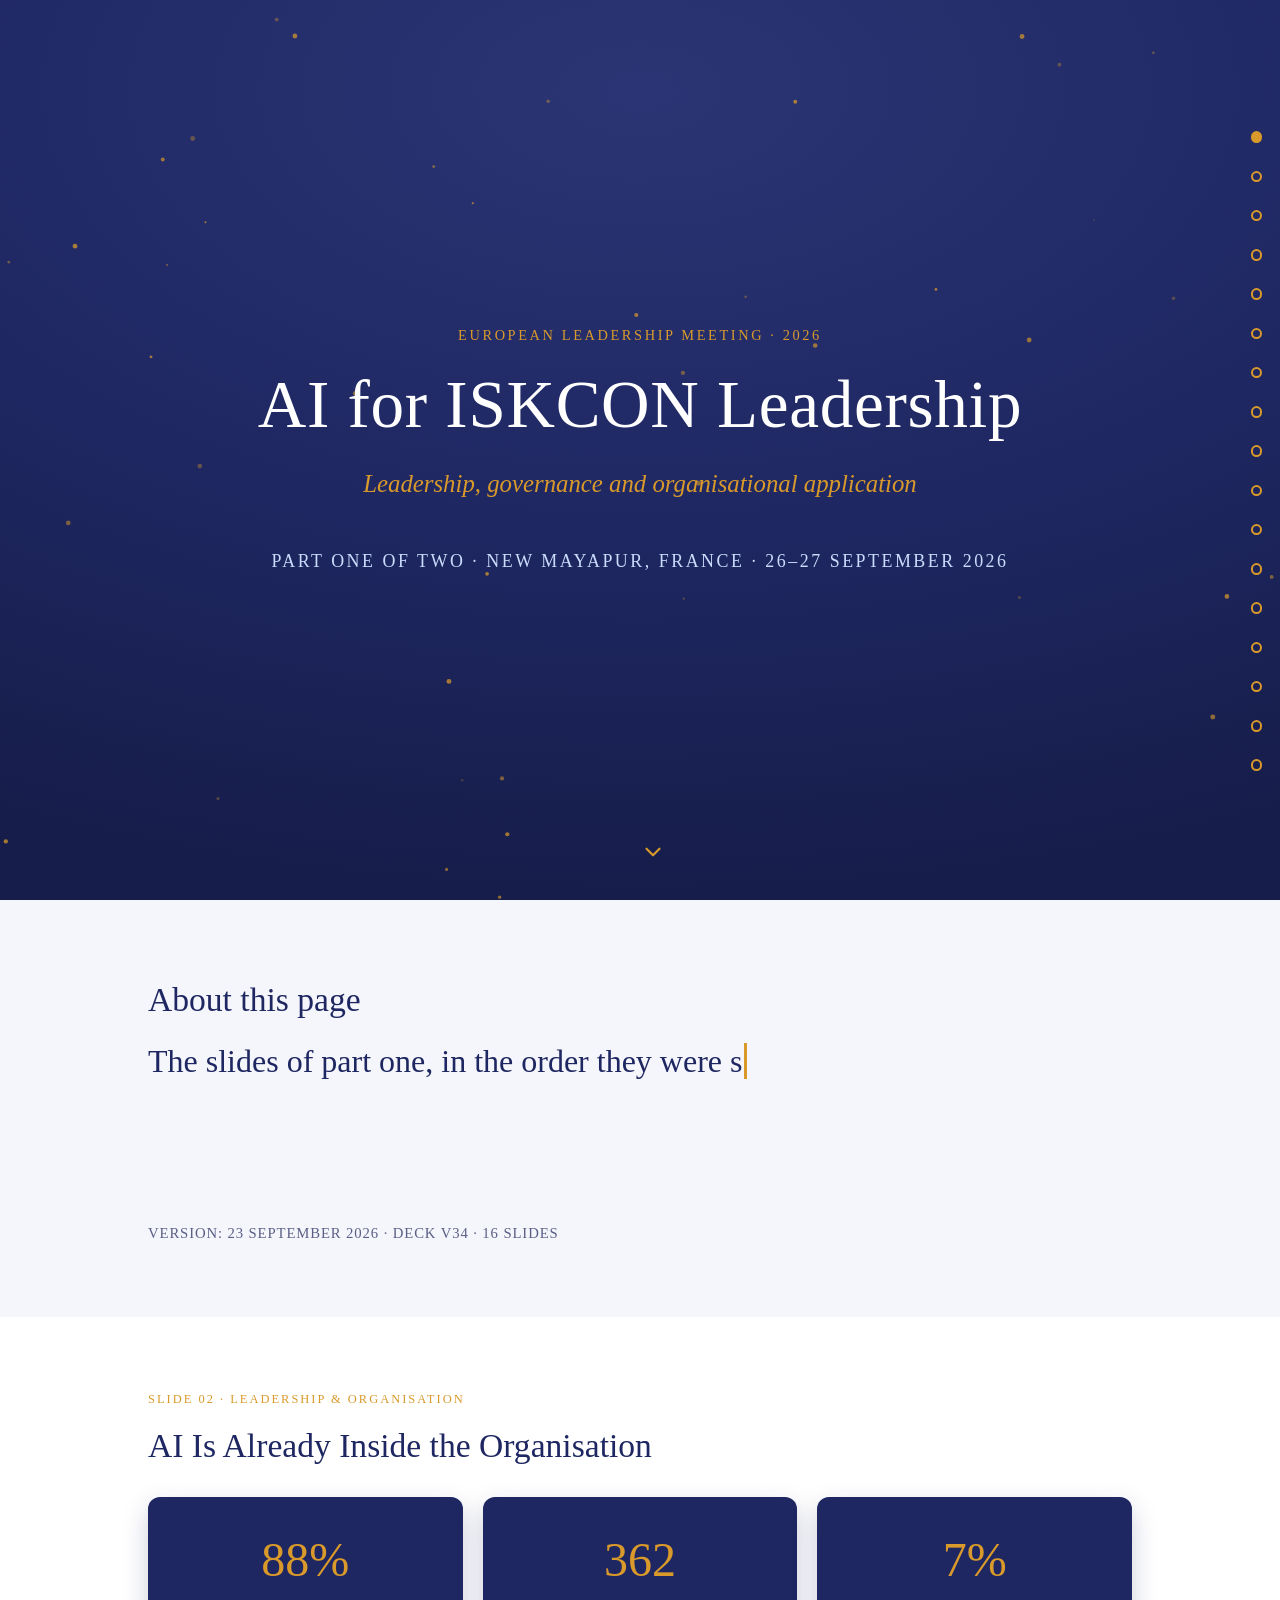
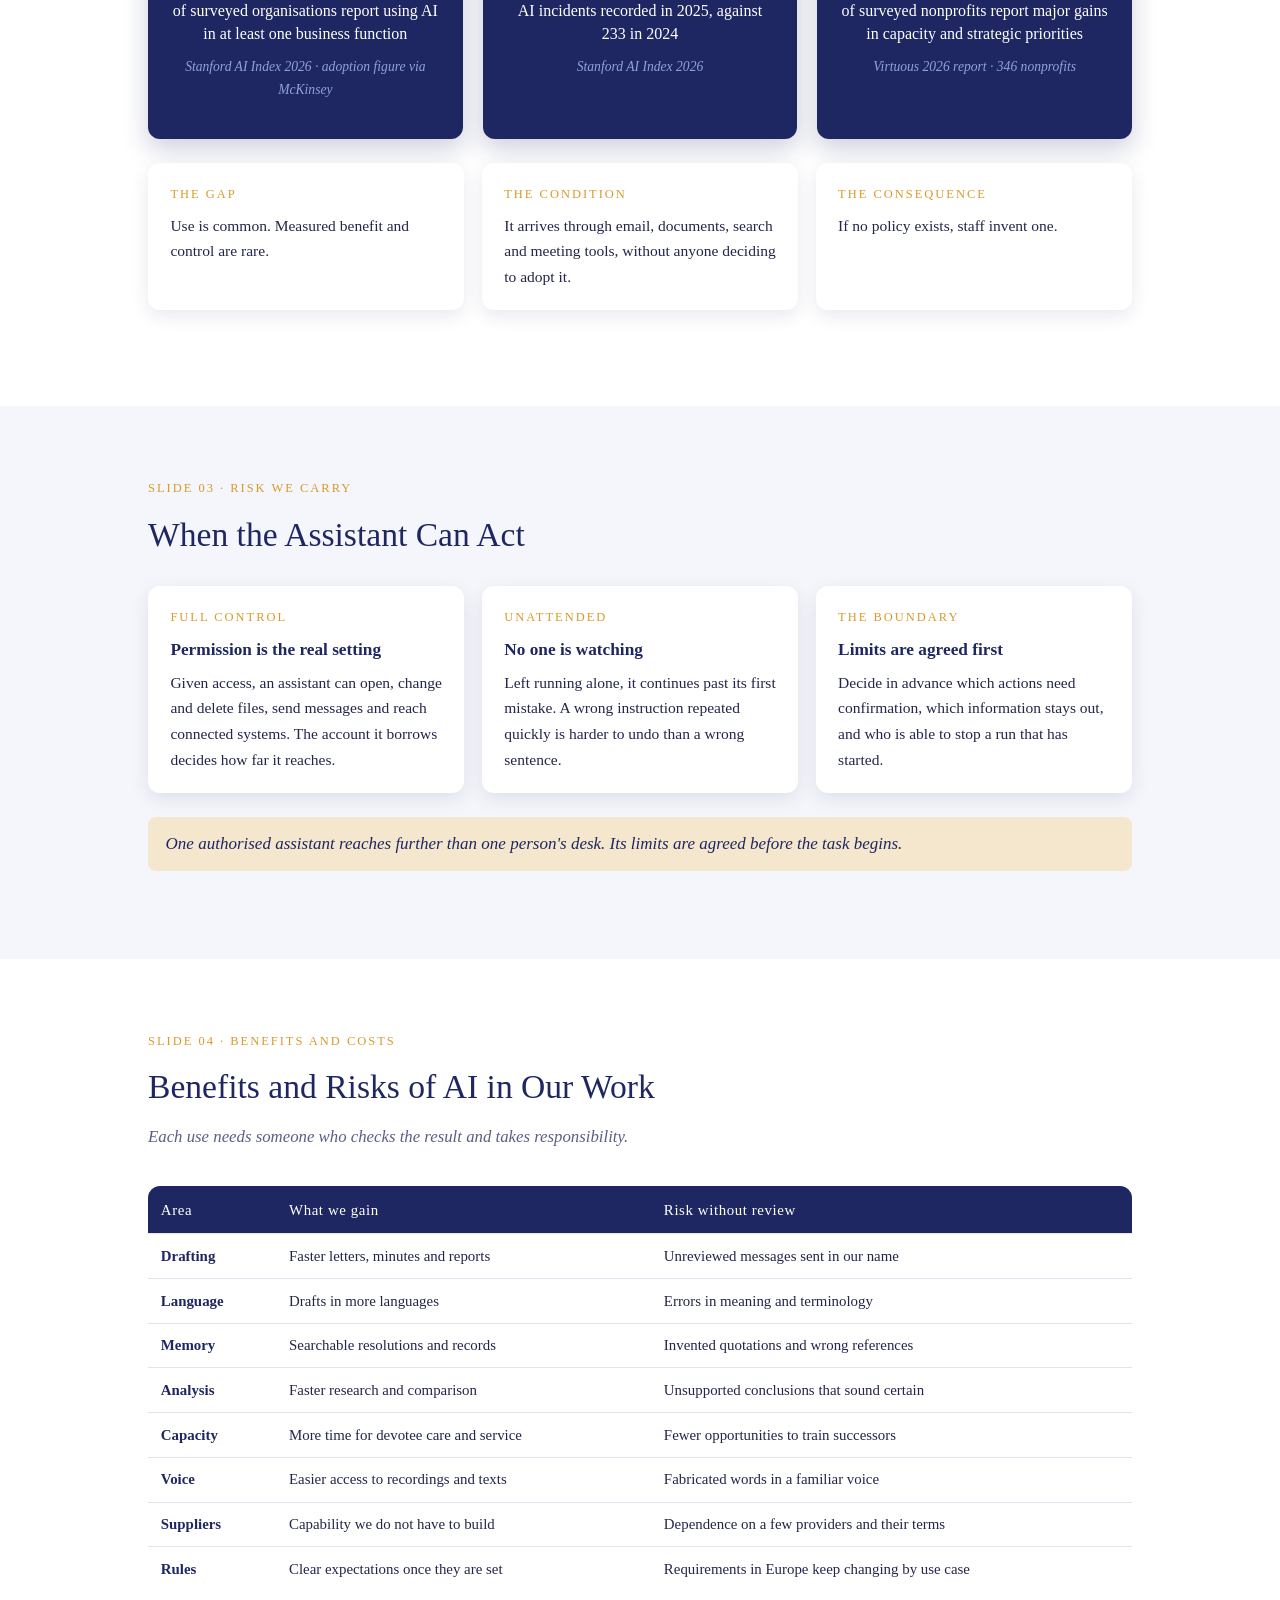
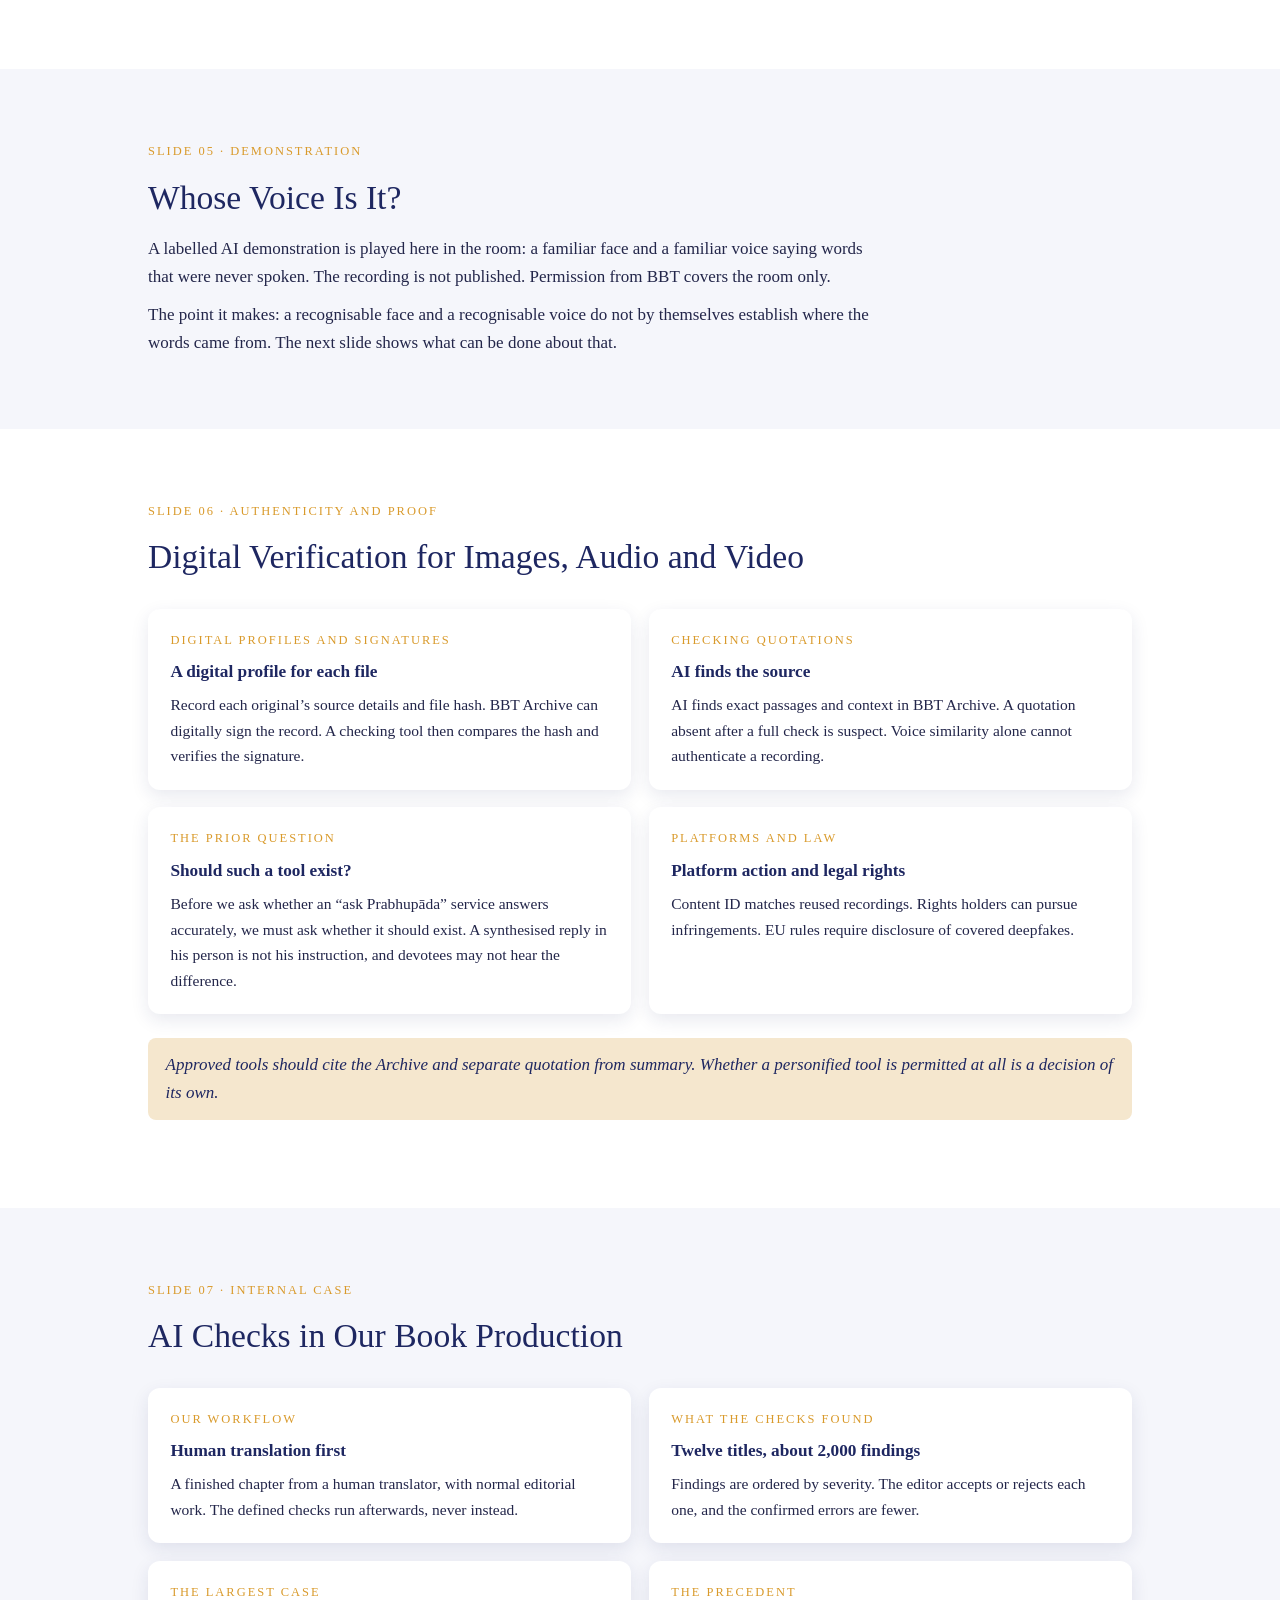
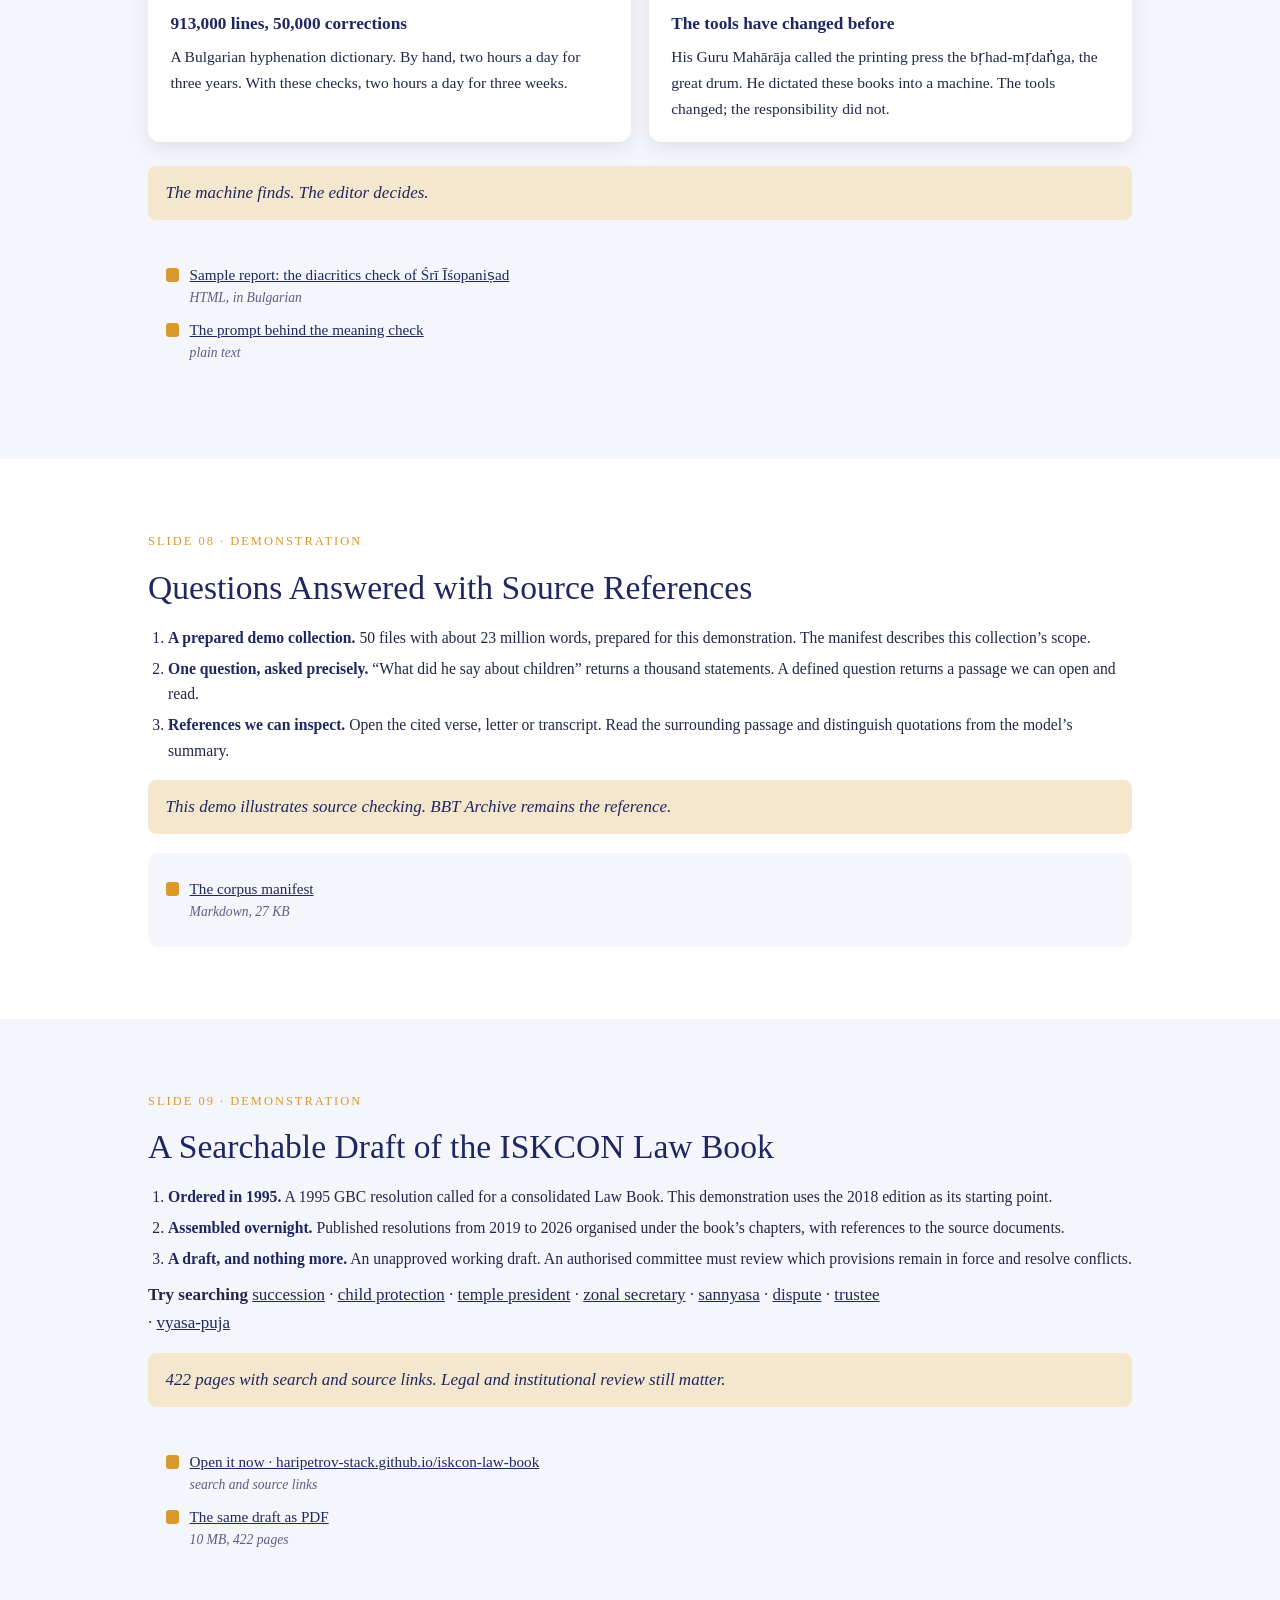
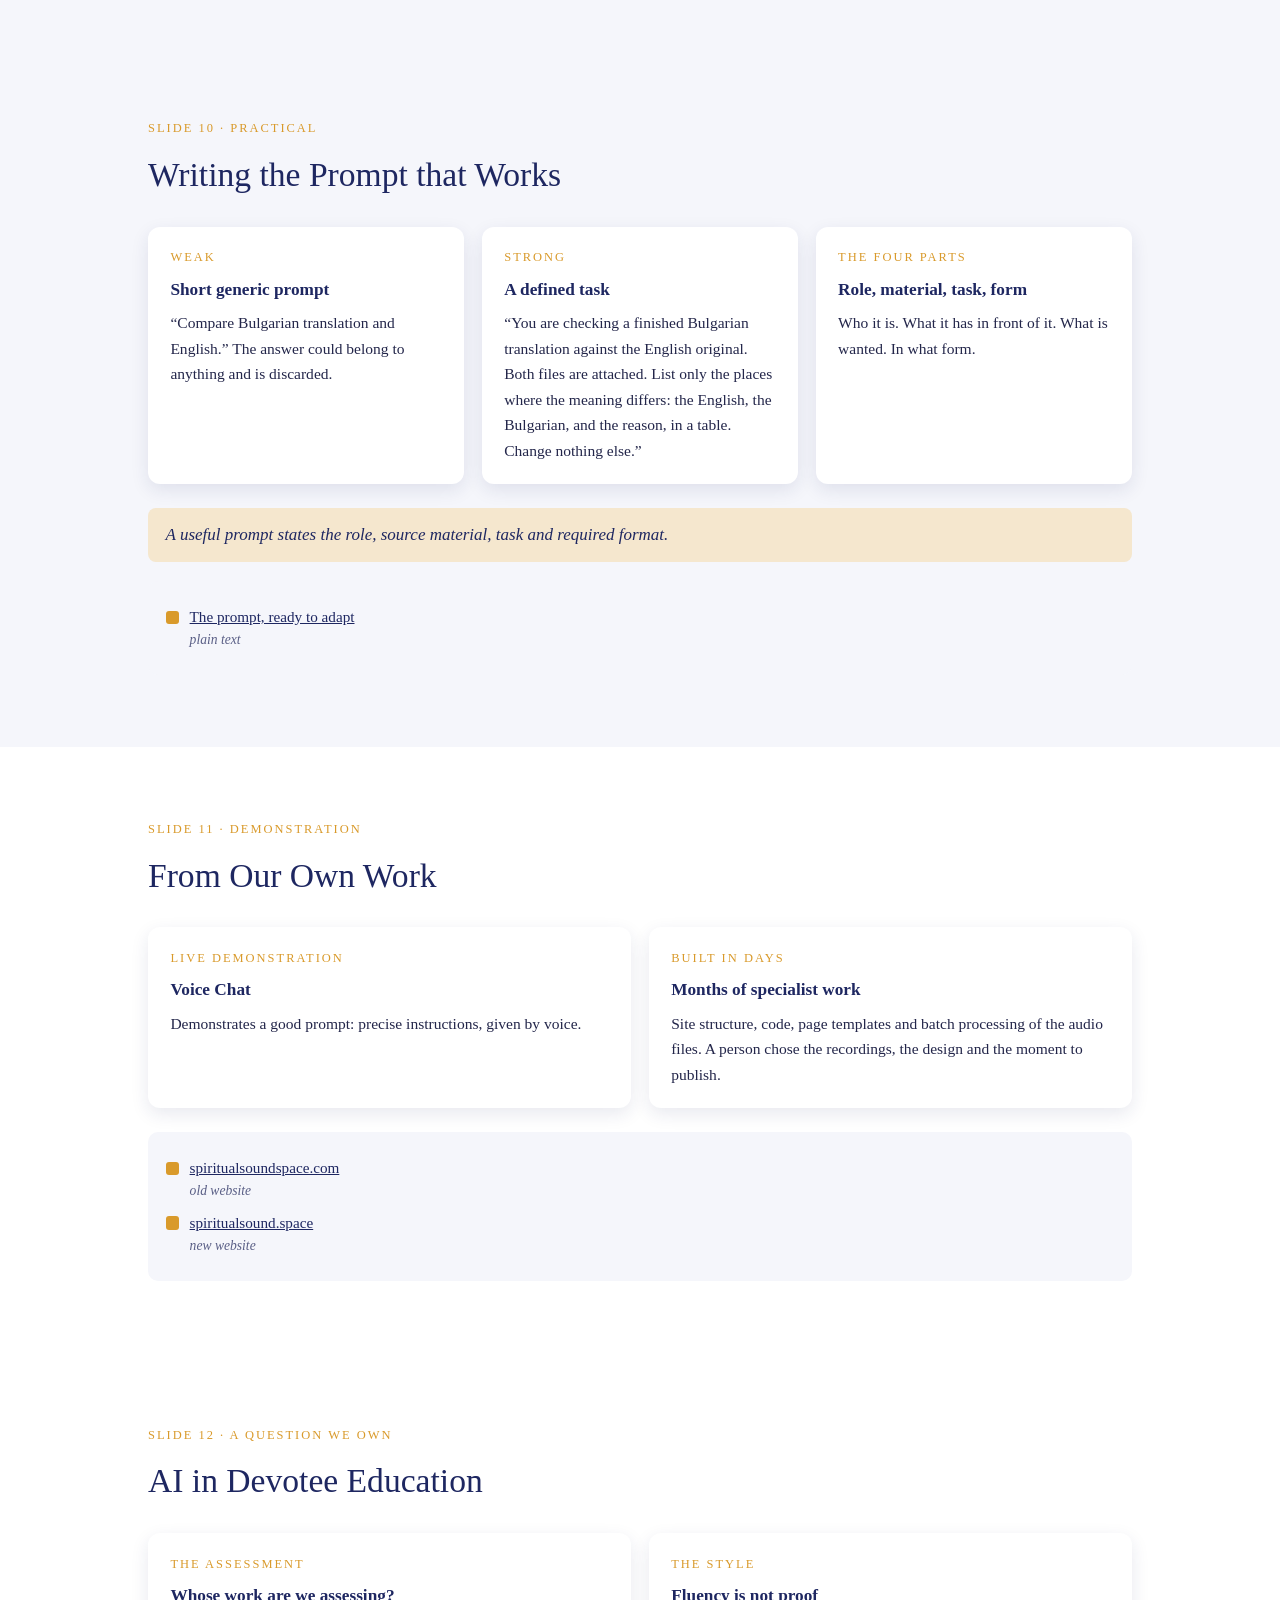
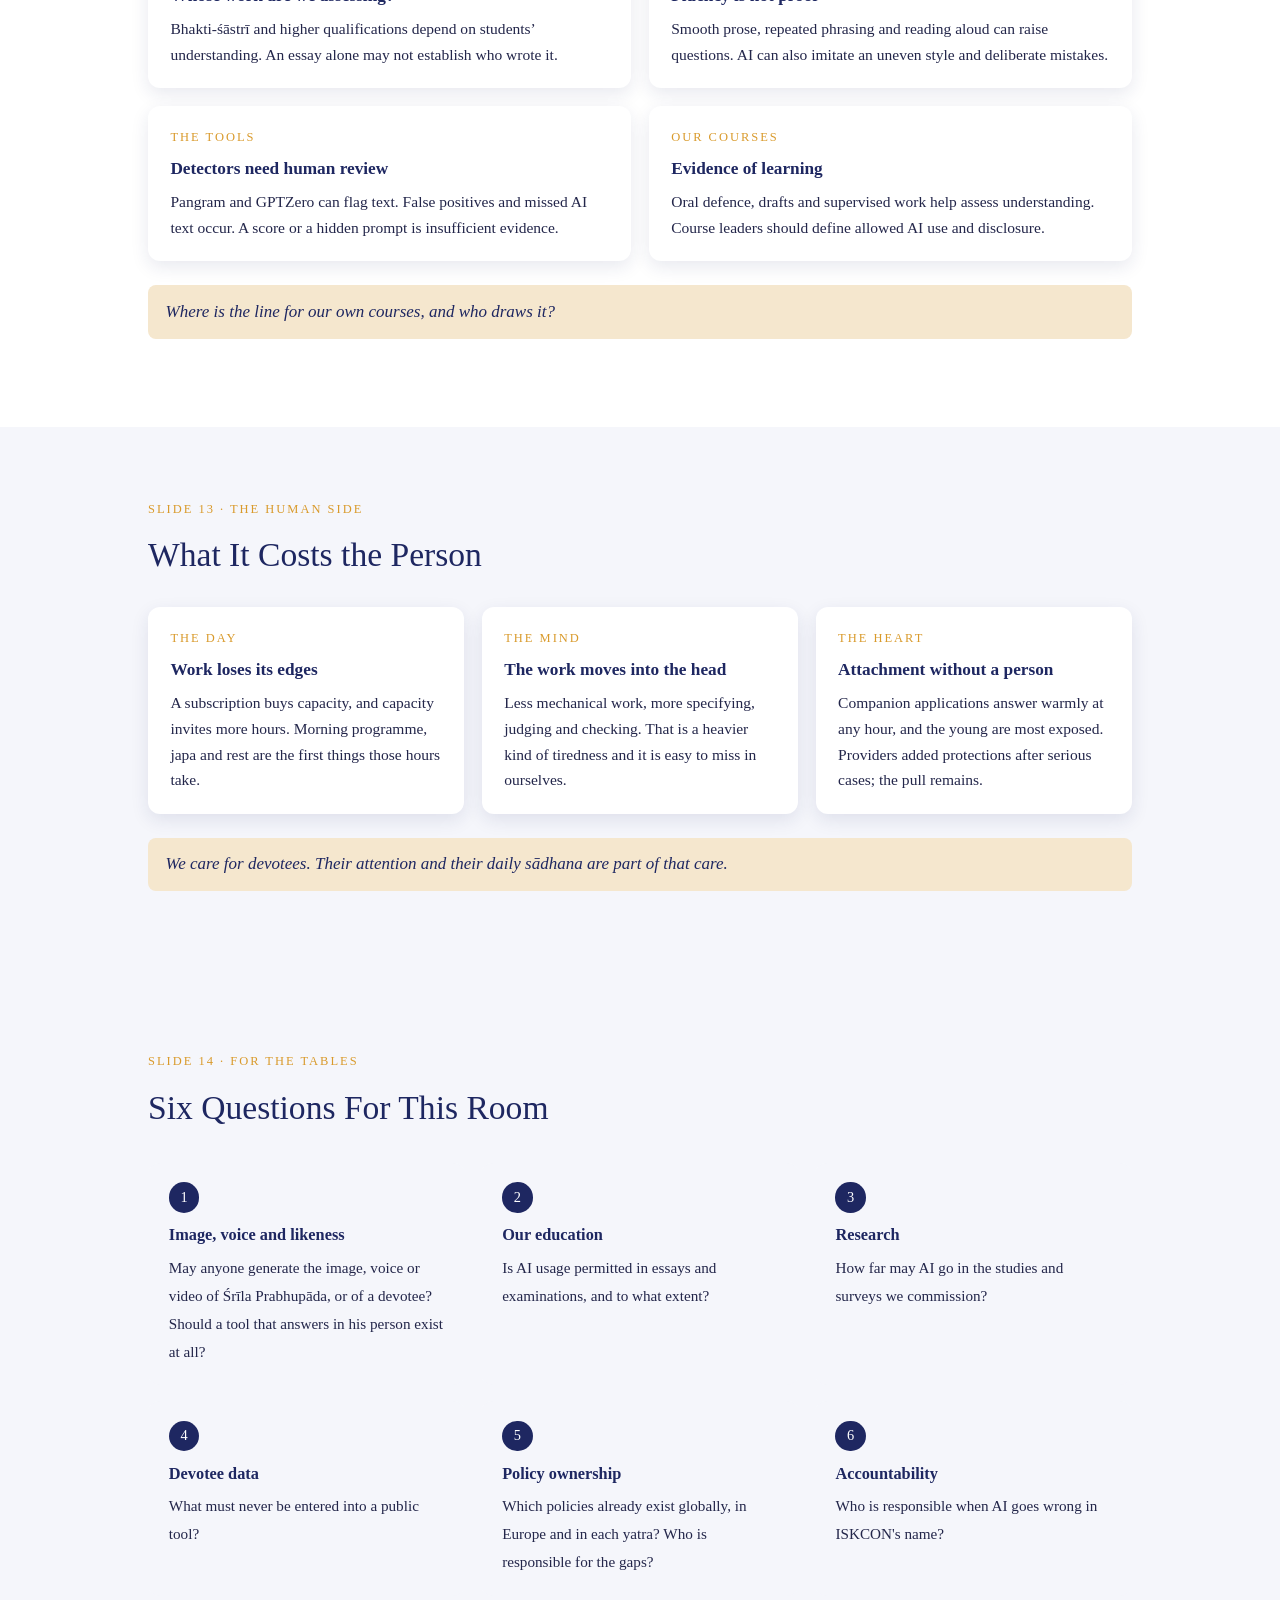
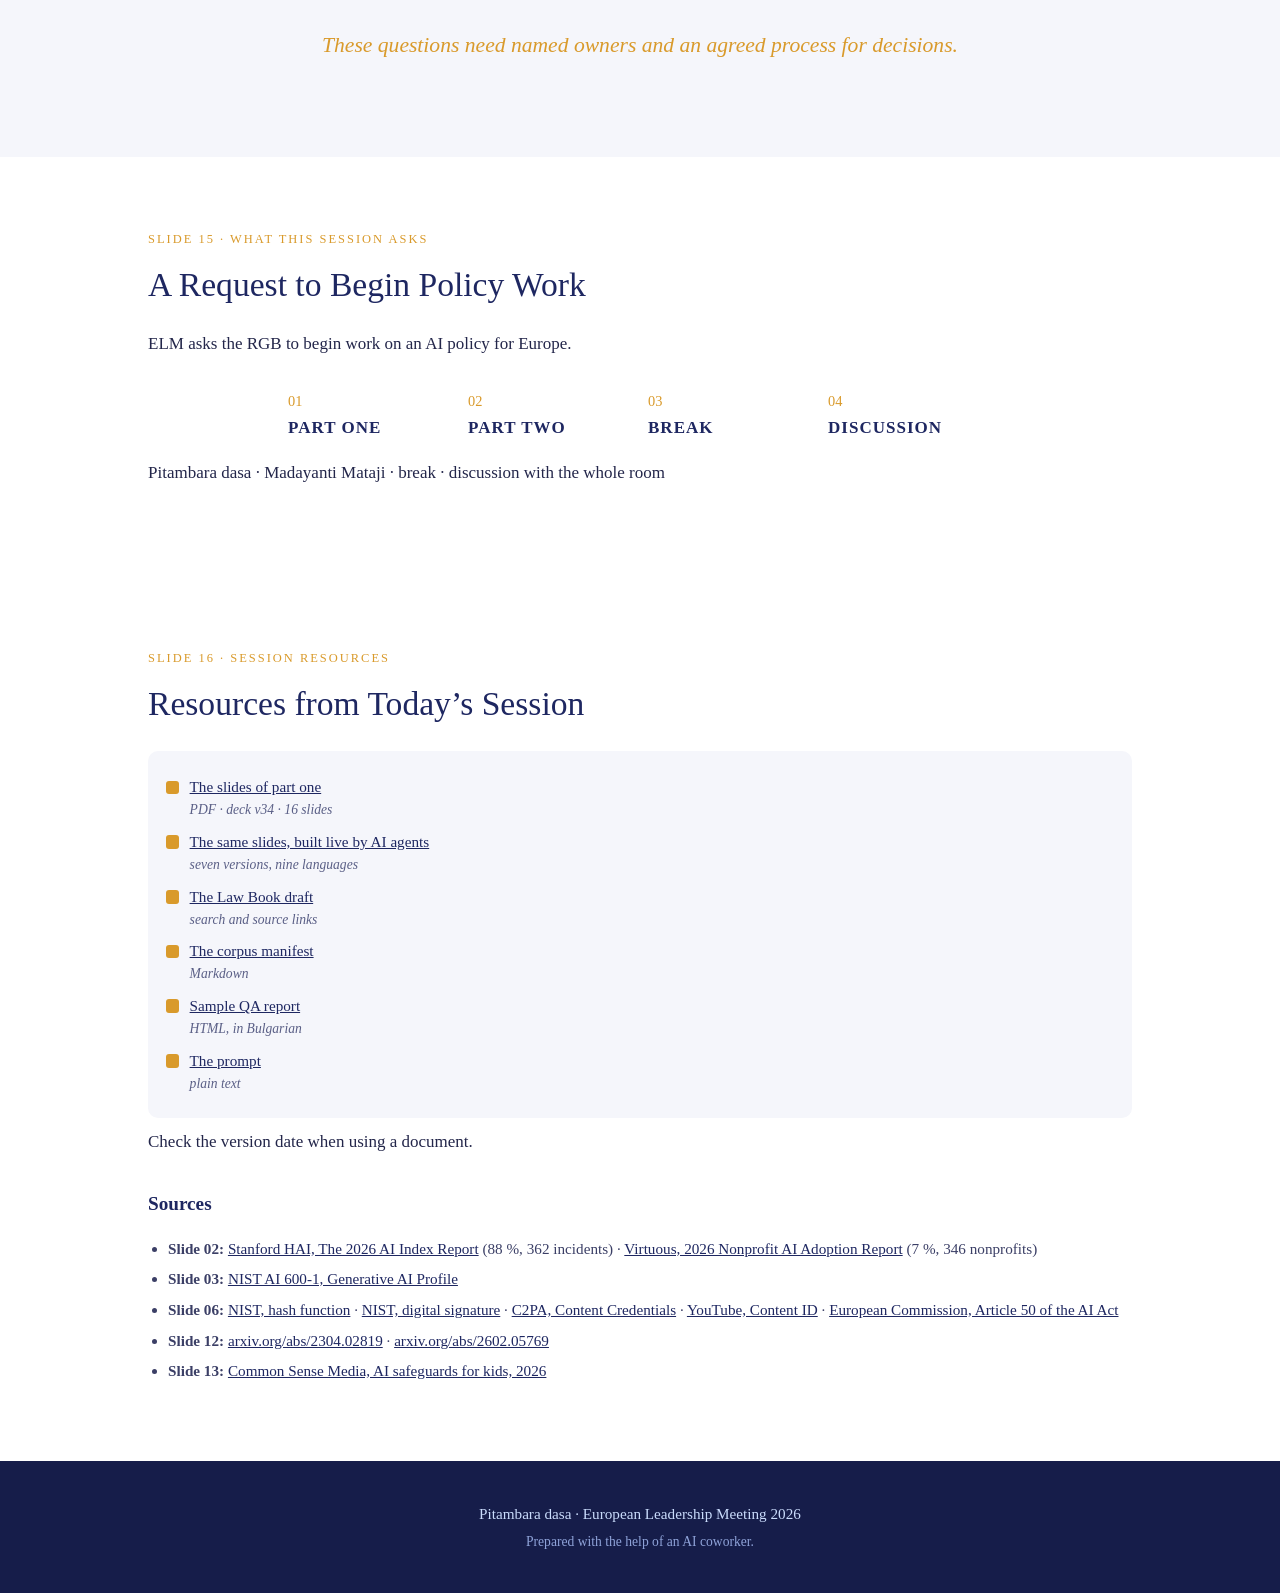
<file: index.html>
<!doctype html>
<html lang="en">
<head>
<meta charset="utf-8">
<meta name="viewport" content="width=device-width, initial-scale=1">
<meta name="description" content="AI for ISKCON Leadership: leadership, governance and organisational application. Part one of the AI session, European Leadership Meeting 2026.">
<title>AI for ISKCON Leadership · European Leadership Meeting 2026</title>
<link rel="icon" href="data:image/svg+xml,%3Csvg xmlns='http://www.w3.org/2000/svg' viewBox='0 0 16 16'%3E%3Ccircle cx='8' cy='8' r='7' fill='%231E2761'/%3E%3Ccircle cx='8' cy='8' r='3.2' fill='%23D99A2B'/%3E%3C/svg%3E">
<style>
:root{
  --navy:#1E2761; --navy-2:#2B3575; --navy-deep:#161d4a;
  --gold:#D99A2B; --gold-soft:#F5E7CE; --ice:#CADCFC;
  --ink:#23264a; --paper:#ffffff; --soft:#f5f6fb; --line:#e2e5f1;
}
*{box-sizing:border-box}
html{scroll-behavior:smooth}
body{margin:0;background:var(--paper);color:var(--ink);
  font-family:Georgia,'Times New Roman',serif;font-size:1.0625rem;line-height:1.65}
.wrap{max-width:64rem;margin:0 auto;padding:0 1.25rem}
h2{color:var(--navy);font-weight:normal;font-size:clamp(1.5rem,4vw,2.1rem);margin:0 0 .5rem}
h3{color:var(--navy);font-weight:bold;font-size:1.2rem;margin:0 0 .4rem}
.lead{color:#5a5f86;font-style:italic;margin:0 0 2.25rem;font-size:1.05rem}
section{padding:4.5rem 0}
a{color:var(--navy)}
.kick{display:block;color:var(--gold);font-size:.78rem;letter-spacing:.16em;text-transform:uppercase;margin-bottom:.35rem}

/* ---------- reveals (hidden only when JS is active) ---------- */
html.js .rv{opacity:0;transform:translateY(26px);transition:opacity .65s ease-out,transform .65s ease-out}
html.js .rv.in{opacity:1;transform:none}
.d1{transition-delay:.08s}.d2{transition-delay:.18s}.d3{transition-delay:.28s}
.d4{transition-delay:.38s}.d5{transition-delay:.48s}.d6{transition-delay:.58s}.d7{transition-delay:.68s}
html.rm .rv{transition:none;opacity:1;transform:none}

/* ---------- hero ---------- */
.hero{position:relative;min-height:100svh;display:flex;align-items:center;justify-content:center;
  background:radial-gradient(115% 90% at 50% 10%,var(--navy-2) 0%,var(--navy) 55%,var(--navy-deep) 100%);
  color:#fff;text-align:center;overflow:hidden;padding:2rem 0}
#stars{position:absolute;inset:0;width:100%;height:100%}
.hero .inner{position:relative;z-index:1;padding:0 1.25rem}
.hero h1{font-weight:normal;color:#fff;line-height:1.12;margin:0 0 1.4rem;
  font-size:clamp(2.3rem,7.5vw,4.2rem);letter-spacing:.01em}
.hero h1 .w{display:inline-block;opacity:0;transform:translateY(24px);
  animation:wUp .8s cubic-bezier(.2,.7,.2,1) forwards}
@keyframes wUp{to{opacity:1;transform:none}}
html.rm .hero h1 .w{animation:none;opacity:1;transform:none}
.hero .sub{color:var(--gold);font-style:italic;font-size:clamp(1.15rem,3.2vw,1.55rem);margin:0 0 2.6rem}
.hero .meta{color:var(--ice);font-size:clamp(.95rem,2.6vw,1.12rem);letter-spacing:.14em;text-transform:uppercase;margin:0}
.hero .sub,.hero .meta,.hero .hint{opacity:0;animation:wUp .9s ease-out forwards}
.hero .sub{animation-delay:1.05s}.hero .meta{animation-delay:1.35s}.hero .hint{animation-delay:2s}
html.rm .hero .sub,html.rm .hero .meta,html.rm .hero .hint{animation:none;opacity:1}
.hint{position:absolute;bottom:2.2rem;left:50%;transform:translateX(-50%);color:var(--gold)}
.hint svg{display:block;animation:bob 2.2s ease-in-out infinite}
@keyframes bob{0%,100%{transform:translateY(0)}50%{transform:translateY(9px)}}
html.rm .hint svg{animation:none}

/* ---------- dots nav ---------- */
.dots{position:fixed;right:1.1rem;top:50%;transform:translateY(-50%);z-index:9;
  display:flex;flex-direction:column;gap:.7rem;margin:0;padding:0;list-style:none}
.dots button{width:.72rem;height:.72rem;border-radius:50%;border:2px solid var(--gold);
  background:transparent;cursor:pointer;padding:0;transition:background .3s,transform .3s}
.dots button:hover{transform:scale(1.25)}
.dots li.on button{background:var(--gold)}
@media(max-width:900px){.dots{display:none}}

/* ---------- about / typewriter ---------- */
.about{background:var(--soft)}
.type-line{font-size:clamp(1.35rem,4vw,2rem);color:var(--navy);min-height:2.6em;margin:0 0 1.25rem}
.caret{border-right:3px solid var(--gold);padding-right:2px;animation:blink 1s steps(1) infinite}
@keyframes blink{50%{border-color:transparent}}
html.rm .caret{animation:none;border-color:transparent}
html.js .after{opacity:0;transition:opacity 1s ease .2s}
.after{max-width:44rem;font-size:1.1rem}
html.js .after.show{opacity:1}
.version{margin:1.5rem 0 0;color:#5a5f86;font-size:.92rem;letter-spacing:.06em;text-transform:uppercase}

/* ---------- stats ---------- */
.stats{display:grid;gap:1.25rem;grid-template-columns:1fr;margin-top:1.5rem}
@media(min-width:640px){.stats{grid-template-columns:repeat(3,1fr)}}
.stat{background:var(--navy);border-radius:12px;color:#fff;text-align:center;
  padding:2.4rem 1.4rem;box-shadow:0 10px 26px rgba(30,39,97,.22)}
.stat .num{display:block;color:var(--gold);font-size:clamp(2.3rem,5.5vw,3rem);line-height:1.05;margin-bottom:.8rem;font-variant-numeric:tabular-nums}
.stat .what{display:block;color:#fff;font-size:1rem;line-height:1.45}
.stat .src{display:block;color:#8fa3d9;font-size:.85rem;font-style:italic;margin-top:.7rem}

/* ---------- examples ---------- */
.exs{display:grid;gap:1.25rem;grid-template-columns:1fr;margin-top:1.75rem}
.ex{background:#fff;border:1.5px solid var(--line);border-radius:12px;padding:1.6rem 1.6rem 1.4rem;
  display:grid;gap:1.2rem;grid-template-columns:1fr;box-shadow:0 6px 18px rgba(30,39,97,.06)}
@media(min-width:760px){.ex{grid-template-columns:3fr 2fr}}
.ex.full{grid-template-columns:1fr}
.ex.full>*{min-width:0}
.ex .num{display:inline-flex;width:2rem;height:2rem;border-radius:50%;background:var(--navy);color:#fff;
  align-items:center;justify-content:center;font-size:.95rem;margin-right:.6rem;vertical-align:middle}
.ex p{margin:.4rem 0 0;font-size:1rem}
.ex .take{margin-top:.9rem;padding:.7rem 1rem;background:var(--gold-soft);border-radius:8px;color:var(--navy);font-style:italic}
.mat{background:var(--soft);border-radius:10px;padding:1rem 1.1rem;margin:0;list-style:none;font-size:.95rem}
.mat li{margin:.45rem 0;padding-left:1.5rem;position:relative}
.mat li::before{content:"";position:absolute;left:0;top:.42em;width:.85rem;height:.85rem;border-radius:3px;background:var(--gold)}
.mat .sz{display:block;color:#5a5f86;font-size:.85rem;font-style:italic}
.mat b{color:var(--navy)}
.mat.quiet li::before{background:var(--ice)}
.steps{margin:.6rem 0 0;padding-left:1.25rem;font-size:.98rem}
.steps li{margin:.3rem 0}
.steps li b{color:var(--navy)}
.pq{margin:.6rem 0;padding:.8rem 1rem;border-left:0;background:var(--soft);border-radius:8px;font-size:.97rem}
.pq b{color:var(--navy)}

/* ---------- four quadrants (protect, education) ---------- */
.protect{background:var(--soft)}
.four{display:grid;gap:1.1rem;grid-template-columns:1fr;margin:1.5rem 0 2rem}
@media(min-width:680px){.four{grid-template-columns:1fr 1fr}}
.four .card{background:#fff;border-radius:12px;padding:1.3rem 1.4rem;box-shadow:0 6px 18px rgba(30,39,97,.10)}
.four .card b{display:block;color:var(--navy);font-size:1.08rem;margin:.1rem 0 .35rem}
.four .card p{margin:0;font-size:.97rem}
.ex .four{margin:1rem 0 .5rem}
.ex .four .card{border:1.5px solid var(--line);box-shadow:none}
.tblwrap{overflow-x:auto;margin:1.2rem 0 .4rem}
table.tbl{border-collapse:collapse;width:100%;min-width:36rem;background:#fff;font-size:.93rem;border-radius:12px;overflow:hidden}
.tbl th{background:var(--navy);color:#fff;text-align:left;padding:.7rem .8rem;font-weight:normal;letter-spacing:.04em}
.tbl td{padding:.6rem .8rem;border-top:1px solid var(--line);vertical-align:top}
.tbl td:first-child{color:var(--navy);font-weight:bold}
.honest{font-size:1.15rem;color:var(--navy);max-width:46rem;margin:0 0 1rem}
.plain{max-width:46rem;margin:.6rem 0 0}

/* ---------- the request ---------- */
.ask{text-align:center}
.ask .big{font-size:clamp(1.3rem,3.5vw,1.9rem);color:var(--navy);max-width:40rem;margin:1.2rem auto 1.2rem;line-height:1.4}
.ask .next{color:#5a5f86;font-style:italic;margin:0}

/* ---------- questions ---------- */
.qs{display:grid;gap:1rem;grid-template-columns:1fr;margin-top:1.75rem}
@media(min-width:680px){.qs{grid-template-columns:1fr 1fr 1fr}}
.q{background:var(--soft);border-radius:12px;padding:1.2rem 1.3rem}
.q .n{display:inline-flex;width:1.9rem;height:1.9rem;border-radius:50%;background:var(--navy);color:#fff;
  align-items:center;justify-content:center;font-size:.9rem;margin-bottom:.6rem}
.q b{display:block;color:var(--navy);font-size:1.02rem;margin-bottom:.3rem}
.q span{font-size:.95rem;line-height:1.5}
.qmotto{margin-top:2rem;text-align:center;color:var(--gold);font-style:italic;font-size:clamp(1.1rem,3vw,1.35rem)}

/* ---------- sources ---------- */
.sources{background:var(--soft)}
.srcl{margin:1rem 0 0;padding-left:1.25rem;font-size:.95rem;color:#3b3f66}
.srcl li{margin:.35rem 0}
.srcl a{word-break:break-all}

/* ---------- group CTA ---------- */
.group{background:radial-gradient(120% 120% at 50% 0%,var(--navy-2) 0%,var(--navy) 60%,var(--navy-deep) 100%);
  color:#fff;text-align:center}
.group h2{color:var(--gold)}
.group p{max-width:40rem;margin:0 auto 2rem;color:var(--ice);font-size:1.1rem}
.btn{display:inline-block;background:var(--gold);color:var(--navy-deep);text-decoration:none;
  padding:.85rem 2.1rem;border-radius:999px;font-size:1.05rem;
  transition:transform .25s,box-shadow .25s}
.btn:hover{transform:translateY(-2px);box-shadow:0 12px 26px rgba(0,0,0,.35)}
.group .mail{display:block;margin-top:1rem;color:#8fa3d9;font-size:.92rem}

/* ---------- footer ---------- */
footer{background:var(--navy-deep);color:var(--ice);text-align:center;padding:2.2rem 1.25rem;font-size:.95rem}
footer p{margin:.3rem 0}
footer .note{color:#8fa3d9;font-size:.85rem}

.soft{background:var(--soft)}
section .kick{margin-bottom:.5rem}
.three,.two,.four{display:grid;gap:1.1rem;grid-template-columns:1fr;margin:1.5rem 0}
@media(min-width:760px){.two{grid-template-columns:1fr 1fr}.four{grid-template-columns:1fr 1fr}}
@media(min-width:900px){.three{grid-template-columns:1fr 1fr 1fr}}
.card{background:#fff;border-radius:12px;padding:1.3rem 1.4rem;box-shadow:0 6px 18px rgba(30,39,97,.10)}
.card b{display:block;color:var(--navy);font-size:1.08rem;margin:.1rem 0 .35rem}
.card p{margin:0;font-size:.97rem}
.take{margin:1rem 0;padding:.8rem 1.1rem;background:var(--gold-soft);border-radius:8px;color:var(--navy);font-style:italic}
.mat{margin-top:1.2rem}
.prog{display:grid;gap:1rem;grid-template-columns:repeat(2,1fr);max-width:44rem;margin:2rem auto 1rem;text-align:left}
@media(min-width:680px){.prog{grid-template-columns:repeat(4,1fr)}}
.prog .n{display:block;color:var(--gold);font-size:.9rem}
.prog b{color:var(--navy);text-transform:uppercase;letter-spacing:.06em}
.hero .kickline{color:var(--gold);letter-spacing:.18em;text-transform:uppercase;font-size:.9rem;margin:0 0 1.2rem;opacity:0;animation:wUp .9s ease-out forwards;animation-delay:.1s}
html.rm .hero .kickline{animation:none;opacity:1}
</style>
</head>
<body>

<ul class="dots" aria-label="Sections">
  <li data-for="top" class="on"><button aria-label="Top"></button></li>
  <li data-for="about"><button aria-label="About this page"></button></li>
  <li data-for="inside"><button aria-label="Slide 2"></button></li>
  <li data-for="agents"><button aria-label="Slide 3"></button></li>
  <li data-for="benefits"><button aria-label="Slide 4"></button></li>
  <li data-for="voice"><button aria-label="Slide 5"></button></li>
  <li data-for="verify"><button aria-label="Slide 6"></button></li>
  <li data-for="books"><button aria-label="Slide 7"></button></li>
  <li data-for="sources-demo"><button aria-label="Slide 8"></button></li>
  <li data-for="lawbook"><button aria-label="Slide 9"></button></li>
  <li data-for="prompt"><button aria-label="Slide 10"></button></li>
  <li data-for="ownwork"><button aria-label="Slide 11"></button></li>
  <li data-for="education"><button aria-label="Slide 12"></button></li>
  <li data-for="human"><button aria-label="Slide 13"></button></li>
  <li data-for="questions"><button aria-label="Slide 14"></button></li>
  <li data-for="asks"><button aria-label="Slide 15"></button></li>
  <li data-for="resources"><button aria-label="Slide 16"></button></li>
</ul>

<header class="hero" id="top">
  <canvas id="stars" aria-hidden="true"></canvas>
  <div class="inner">
    <p class="kickline">European Leadership Meeting · 2026</p>
    <h1 id="heroTitle">AI for ISKCON Leadership</h1>
    <p class="sub">Leadership, governance and organisational application</p>
    <p class="meta">Part one of two&nbsp;&middot;&nbsp;New Mayapur, France&nbsp;&middot;&nbsp;26&ndash;27 September 2026</p>
  </div>
  <div class="hint" aria-hidden="true">
    <svg width="26" height="26" viewBox="0 0 24 24" fill="none" stroke="currentColor" stroke-width="2" stroke-linecap="round" stroke-linejoin="round"><polyline points="6 9 12 15 18 9"/></svg>
  </div>
</header>

<section class="about" id="about">
  <div class="wrap">
    <h2 class="rv">About this page</h2>
    <p class="type-line"><span id="type">The slides of part one, in the order they were shown.</span><span class="caret" id="caret" hidden></span></p>
    <p class="after" id="after">Each slide is below with the files behind it. Every item has its own download link and no account is needed.</p>
    <p class="version rv d1">Version: 23 September 2026 · deck v34 · 16 slides</p>
  </div>
</section>

<section id="inside"><div class="wrap"><span class="kick rv">Slide 02 · Leadership &amp; organisation</span><h2 class="rv">AI Is Already Inside the Organisation</h2>
<div class="stats" id="stats">
<div class="stat rv d1"><span class="num" data-target="88" data-suffix="%">0%</span><span class="what">of surveyed organisations report using AI in at least one business function</span><span class="src">Stanford AI Index 2026 · adoption figure via McKinsey</span></div>
<div class="stat rv d2"><span class="num" data-target="362" data-suffix="">0</span><span class="what">AI incidents recorded in 2025, against 233 in 2024</span><span class="src">Stanford AI Index 2026</span></div>
<div class="stat rv d3"><span class="num" data-target="7" data-suffix="%">0%</span><span class="what">of surveyed nonprofits report major gains in capacity and strategic priorities</span><span class="src">Virtuous 2026 report · 346 nonprofits</span></div>
</div>
<div class="three">
<div class="card"><span class="kick">The gap</span><p>Use is common. Measured benefit and control are rare.</p></div>
<div class="card"><span class="kick">The condition</span><p>It arrives through email, documents, search and meeting tools, without anyone deciding to adopt it.</p></div>
<div class="card"><span class="kick">The consequence</span><p>If no policy exists, staff invent one.</p></div>
</div>
</div></section>
<section id="agents" class="soft"><div class="wrap"><span class="kick rv">Slide 03 · Risk we carry</span><h2 class="rv">When the Assistant Can Act</h2>
<div class="three">
<div class="card"><span class="kick">Full control</span><b>Permission is the real setting</b><p>Given access, an assistant can open, change and delete files, send messages and reach connected systems. The account it borrows decides how far it reaches.</p></div>
<div class="card"><span class="kick">Unattended</span><b>No one is watching</b><p>Left running alone, it continues past its first mistake. A wrong instruction repeated quickly is harder to undo than a wrong sentence.</p></div>
<div class="card"><span class="kick">The boundary</span><b>Limits are agreed first</b><p>Decide in advance which actions need confirmation, which information stays out, and who is able to stop a run that has started.</p></div>
</div><p class="take rv">One authorised assistant reaches further than one person&#x27;s desk. Its limits are agreed before the task begins.</p>
</div></section>
<section id="benefits"><div class="wrap"><span class="kick rv">Slide 04 · Benefits and costs</span><h2 class="rv">Benefits and Risks of AI in Our Work</h2>
<p class="lead rv">Each use needs someone who checks the result and takes responsibility.</p><div class="tblwrap rv"><table class="tbl"><thead><tr><th>Area</th><th>What we gain</th><th>Risk without review</th></tr></thead><tbody><tr><td>Drafting</td><td>Faster letters, minutes and reports</td><td>Unreviewed messages sent in our name</td></tr><tr><td>Language</td><td>Drafts in more languages</td><td>Errors in meaning and terminology</td></tr><tr><td>Memory</td><td>Searchable resolutions and records</td><td>Invented quotations and wrong references</td></tr><tr><td>Analysis</td><td>Faster research and comparison</td><td>Unsupported conclusions that sound certain</td></tr><tr><td>Capacity</td><td>More time for devotee care and service</td><td>Fewer opportunities to train successors</td></tr><tr><td>Voice</td><td>Easier access to recordings and texts</td><td>Fabricated words in a familiar voice</td></tr><tr><td>Suppliers</td><td>Capability we do not have to build</td><td>Dependence on a few providers and their terms</td></tr><tr><td>Rules</td><td>Clear expectations once they are set</td><td>Requirements in Europe keep changing by use case</td></tr></tbody></table></div>
</div></section>
<section id="voice" class="soft"><div class="wrap"><span class="kick rv">Slide 05 · Demonstration</span><h2 class="rv">Whose Voice Is It?</h2>
<p class="plain rv">A labelled AI demonstration is played here in the room: a familiar face and a familiar voice saying words that were never spoken. The recording is not published. Permission from BBT covers the room only.</p><p class="plain rv">The point it makes: a recognisable face and a recognisable voice do not by themselves establish where the words came from. The next slide shows what can be done about that.</p>
</div></section>
<section id="verify"><div class="wrap"><span class="kick rv">Slide 06 · Authenticity and proof</span><h2 class="rv">Digital Verification for Images, Audio and Video</h2>
<div class="four">
<div class="card"><span class="kick">Digital profiles and signatures</span><b>A digital profile for each file</b><p>Record each original’s source details and file hash. BBT Archive can digitally sign the record. A checking tool then compares the hash and verifies the signature.</p></div>
<div class="card"><span class="kick">Checking quotations</span><b>AI finds the source</b><p>AI finds exact passages and context in BBT Archive. A quotation absent after a full check is suspect. Voice similarity alone cannot authenticate a recording.</p></div>
<div class="card"><span class="kick">The prior question</span><b>Should such a tool exist?</b><p>Before we ask whether an “ask Prabhupāda” service answers accurately, we must ask whether it should exist. A synthesised reply in his person is not his instruction, and devotees may not hear the difference.</p></div>
<div class="card"><span class="kick">Platforms and law</span><b>Platform action and legal rights</b><p>Content ID matches reused recordings. Rights holders can pursue infringements. EU rules require disclosure of covered deepfakes.</p></div>
</div><p class="take rv">Approved tools should cite the Archive and separate quotation from summary. Whether a personified tool is permitted at all is a decision of its own.</p>
</div></section>
<section id="books" class="soft"><div class="wrap"><span class="kick rv">Slide 07 · Internal case</span><h2 class="rv">AI Checks in Our Book Production</h2>
<div class="four">
<div class="card"><span class="kick">Our workflow</span><b>Human translation first</b><p>A finished chapter from a human translator, with normal editorial work. The defined checks run afterwards, never instead.</p></div>
<div class="card"><span class="kick">What the checks found</span><b>Twelve titles, about 2,000 findings</b><p>Findings are ordered by severity. The editor accepts or rejects each one, and the confirmed errors are fewer.</p></div>
<div class="card"><span class="kick">The largest case</span><b>913,000 lines, 50,000 corrections</b><p>A Bulgarian hyphenation dictionary. By hand, two hours a day for three years. With these checks, two hours a day for three weeks.</p></div>
<div class="card"><span class="kick">The precedent</span><b>The tools have changed before</b><p>His Guru Mahārāja called the printing press the bṛhad-mṛdaṅga, the great drum. He dictated these books into a machine. The tools changed; the responsibility did not.</p></div>
</div><p class="take rv">The machine finds. The editor decides.</p><ul class="mat">
<li><a href="files/qa-report-sample.html" rel="noopener">Sample report: the diacritics check of Śrī Īśopaniṣad</a><span class="sz">HTML, in Bulgarian</span></li>
<li><a href="files/prompt-translation-check.txt" rel="noopener">The prompt behind the meaning check</a><span class="sz">plain text</span></li>
</ul>
</div></section>
<section id="sources-demo"><div class="wrap"><span class="kick rv">Slide 08 · Demonstration</span><h2 class="rv">Questions Answered with Source References</h2>
<ol class="steps">
<li><b>A prepared demo collection.</b> 50 files with about 23 million words, prepared for this demonstration. The manifest describes this collection’s scope.</li>
<li><b>One question, asked precisely.</b> “What did he say about children” returns a thousand statements. A defined question returns a passage we can open and read.</li>
<li><b>References we can inspect.</b> Open the cited verse, letter or transcript. Read the surrounding passage and distinguish quotations from the model’s summary.</li>
</ol><p class="take rv">This demo illustrates source checking. BBT Archive remains the reference.</p><ul class="mat">
<li><a href="files/notebooklm-corpus-MANIFEST.md" rel="noopener">The corpus manifest</a><span class="sz">Markdown, 27 KB</span></li>
</ul>
</div></section>
<section id="lawbook" class="soft"><div class="wrap"><span class="kick rv">Slide 09 · Demonstration</span><h2 class="rv">A Searchable Draft of the ISKCON Law Book</h2>
<ol class="steps">
<li><b>Ordered in 1995.</b> A 1995 GBC resolution called for a consolidated Law Book. This demonstration uses the 2018 edition as its starting point.</li>
<li><b>Assembled overnight.</b> Published resolutions from 2019 to 2026 organised under the book’s chapters, with references to the source documents.</li>
<li><b>A draft, and nothing more.</b> An unapproved working draft. An authorised committee must review which provisions remain in force and resolve conflicts.</li>
</ol><p class="plain rv"><b>Try searching</b> <a href="https://haripetrov-stack.github.io/iskcon-law-book/book.html?q=succession" rel="noopener">succession</a> · <a href="https://haripetrov-stack.github.io/iskcon-law-book/book.html?q=child%20protection" rel="noopener">child protection</a> · <a href="https://haripetrov-stack.github.io/iskcon-law-book/book.html?q=temple%20president" rel="noopener">temple president</a> · <a href="https://haripetrov-stack.github.io/iskcon-law-book/book.html?q=zonal%20secretary" rel="noopener">zonal secretary</a> · <a href="https://haripetrov-stack.github.io/iskcon-law-book/book.html?q=sannyasa" rel="noopener">sannyasa</a> · <a href="https://haripetrov-stack.github.io/iskcon-law-book/book.html?q=dispute" rel="noopener">dispute</a> · <a href="https://haripetrov-stack.github.io/iskcon-law-book/book.html?q=trustee" rel="noopener">trustee</a> · <a href="https://haripetrov-stack.github.io/iskcon-law-book/book.html?q=vyasa-puja" rel="noopener">vyasa-puja</a></p><p class="take rv">422 pages with search and source links. Legal and institutional review still matter.</p><ul class="mat">
<li><a href="https://haripetrov-stack.github.io/iskcon-law-book/" rel="noopener">Open it now · haripetrov-stack.github.io/iskcon-law-book</a><span class="sz">search and source links</span></li>
<li><a href="https://haripetrov-stack.github.io/iskcon-law-book/iskcon-law-draft-2018-2026.pdf" rel="noopener">The same draft as PDF</a><span class="sz">10 MB, 422 pages</span></li>
</ul>
</div></section>
<section id="prompt" class="soft"><div class="wrap"><span class="kick rv">Slide 10 · Practical</span><h2 class="rv">Writing the Prompt that Works</h2>
<div class="three">
<div class="card"><span class="kick">Weak</span><b>Short generic prompt</b><p>“Compare Bulgarian translation and English.” The answer could belong to anything and is discarded.</p></div>
<div class="card"><span class="kick">Strong</span><b>A defined task</b><p>“You are checking a finished Bulgarian translation against the English original. Both files are attached. List only the places where the meaning differs: the English, the Bulgarian, and the reason, in a table. Change nothing else.”</p></div>
<div class="card"><span class="kick">The four parts</span><b>Role, material, task, form</b><p>Who it is. What it has in front of it. What is wanted. In what form.</p></div>
</div><p class="take rv">A useful prompt states the role, source material, task and required format.</p><ul class="mat">
<li><a href="files/prompt-translation-check.txt" rel="noopener">The prompt, ready to adapt</a><span class="sz">plain text</span></li>
</ul>
</div></section>
<section id="ownwork"><div class="wrap"><span class="kick rv">Slide 11 · Demonstration</span><h2 class="rv">From Our Own Work</h2>
<div class="two">
<div class="card"><span class="kick">Live demonstration</span><b>Voice Chat</b><p>Demonstrates a good prompt: precise instructions, given by voice.</p></div>
<div class="card"><span class="kick">Built in days</span><b>Months of specialist work</b><p>Site structure, code, page templates and batch processing of the audio files. A person chose the recordings, the design and the moment to publish.</p></div>
</div><ul class="mat">
<li><a href="https://spiritualsoundspace.com" rel="noopener">spiritualsoundspace.com</a><span class="sz">old website</span></li>
<li><a href="https://spiritualsound.space" rel="noopener">spiritualsound.space</a><span class="sz">new website</span></li>
</ul>
</div></section>
<section id="education"><div class="wrap"><span class="kick rv">Slide 12 · A question we own</span><h2 class="rv">AI in Devotee Education</h2>
<div class="four">
<div class="card"><span class="kick">The assessment</span><b>Whose work are we assessing?</b><p>Bhakti-śāstrī and higher qualifications depend on students’ understanding. An essay alone may not establish who wrote it.</p></div>
<div class="card"><span class="kick">The style</span><b>Fluency is not proof</b><p>Smooth prose, repeated phrasing and reading aloud can raise questions. AI can also imitate an uneven style and deliberate mistakes.</p></div>
<div class="card"><span class="kick">The tools</span><b>Detectors need human review</b><p>Pangram and GPTZero can flag text. False positives and missed AI text occur. A score or a hidden prompt is insufficient evidence.</p></div>
<div class="card"><span class="kick">Our courses</span><b>Evidence of learning</b><p>Oral defence, drafts and supervised work help assess understanding. Course leaders should define allowed AI use and disclosure.</p></div>
</div><p class="take rv">Where is the line for our own courses, and who draws it?</p>
</div></section>
<section id="human" class="soft"><div class="wrap"><span class="kick rv">Slide 13 · The human side</span><h2 class="rv">What It Costs the Person</h2>
<div class="three">
<div class="card"><span class="kick">The day</span><b>Work loses its edges</b><p>A subscription buys capacity, and capacity invites more hours. Morning programme, japa and rest are the first things those hours take.</p></div>
<div class="card"><span class="kick">The mind</span><b>The work moves into the head</b><p>Less mechanical work, more specifying, judging and checking. That is a heavier kind of tiredness and it is easy to miss in ourselves.</p></div>
<div class="card"><span class="kick">The heart</span><b>Attachment without a person</b><p>Companion applications answer warmly at any hour, and the young are most exposed. Providers added protections after serious cases; the pull remains.</p></div>
</div><p class="take rv">We care for devotees. Their attention and their daily sādhana are part of that care.</p>
</div></section>
<section id="questions" class="soft"><div class="wrap"><span class="kick rv">Slide 14 · For the tables</span><h2 class="rv">Six Questions For This Room</h2>
<div class="qs"><div class="q rv"><span class="n">1</span><b>Image, voice and likeness</b><span>May anyone generate the image, voice or video of Śrīla Prabhupāda, or of a devotee? Should a tool that answers in his person exist at all?</span></div><div class="q rv"><span class="n">2</span><b>Our education</b><span>Is AI usage permitted in essays and examinations, and to what extent?</span></div><div class="q rv"><span class="n">3</span><b>Research</b><span>How far may AI go in the studies and surveys we commission?</span></div><div class="q rv"><span class="n">4</span><b>Devotee data</b><span>What must never be entered into a public tool?</span></div><div class="q rv"><span class="n">5</span><b>Policy ownership</b><span>Which policies already exist globally, in Europe and in each yatra? Who is responsible for the gaps?</span></div><div class="q rv"><span class="n">6</span><b>Accountability</b><span>Who is responsible when AI goes wrong in ISKCON&#x27;s name?</span></div></div><p class="qmotto rv">These questions need named owners and an agreed process for decisions.</p>
</div></section>
<section id="asks"><div class="wrap"><span class="kick rv">Slide 15 · What this session asks</span><h2 class="rv">A Request to Begin Policy Work</h2>
<p class="big rv">ELM asks the RGB to begin work on an AI policy for Europe.</p><div class="prog rv"><div><span class="n">01</span><b>Part one</b></div><div><span class="n">02</span><b>Part two</b></div><div><span class="n">03</span><b>Break</b></div><div><span class="n">04</span><b>Discussion</b></div></div><p class="next rv">Pitambara dasa · Madayanti Mataji · break · discussion with the whole room</p>
</div></section>
<section id="resources"><div class="wrap"><span class="kick rv">Slide 16 · Session resources</span><h2 class="rv">Resources from Today’s Session</h2>
<ul class="mat">
<li><a href="files/ELM-AI-presentation-v34.pdf" rel="noopener">The slides of part one</a><span class="sz">PDF · deck v34 · 16 slides</span></li>
<li><a href="https://haripetrov-stack.github.io/elm-2026-live/" rel="noopener">The same slides, built live by AI agents</a><span class="sz">seven versions, nine languages</span></li>
<li><a href="https://haripetrov-stack.github.io/iskcon-law-book/" rel="noopener">The Law Book draft</a><span class="sz">search and source links</span></li>
<li><a href="files/notebooklm-corpus-MANIFEST.md" rel="noopener">The corpus manifest</a><span class="sz">Markdown</span></li>
<li><a href="files/qa-report-sample.html" rel="noopener">Sample QA report</a><span class="sz">HTML, in Bulgarian</span></li>
<li><a href="files/prompt-translation-check.txt" rel="noopener">The prompt</a><span class="sz">plain text</span></li>
</ul><p class="plain rv">Check the version date when using a document.</p><h3 class="rv" style="margin-top:2rem">Sources</h3><ul class="srcl rv"><li><b>Slide 02:</b> <a href="https://hai.stanford.edu/ai-index/2026-ai-index-report" rel="noopener">Stanford HAI, The 2026 AI Index Report</a> (88 %, 362 incidents) · <a href="https://539405.fs1.hubspotusercontent-na1.net/hubfs/539405/AI%20Report/Virtuous%202026%20Nonprofit%20AI%20Adoption%20Report.pdf" rel="noopener">Virtuous, 2026 Nonprofit AI Adoption Report</a> (7 %, 346 nonprofits)</li><li><b>Slide 03:</b> <a href="https://doi.org/10.6028/NIST.AI.600-1" rel="noopener">NIST AI 600-1, Generative AI Profile</a></li><li><b>Slide 06:</b> <a href="https://csrc.nist.gov/glossary/term/hash_function" rel="noopener">NIST, hash function</a> · <a href="https://csrc.nist.gov/glossary/term/digital_signature" rel="noopener">NIST, digital signature</a> · <a href="https://spec.c2pa.org/specifications/specifications/2.2/explainer/Explainer.html" rel="noopener">C2PA, Content Credentials</a> · <a href="https://support.google.com/youtube/answer/2797370?hl=en" rel="noopener">YouTube, Content ID</a> · <a href="https://digital-strategy.ec.europa.eu/en/faqs/transparency-obligations-under-article-50-ai-act" rel="noopener">European Commission, Article 50 of the AI Act</a></li><li><b>Slide 12:</b> <a href="https://arxiv.org/abs/2304.02819" rel="noopener">arxiv.org/abs/2304.02819</a> · <a href="https://arxiv.org/abs/2602.05769" rel="noopener">arxiv.org/abs/2602.05769</a></li><li><b>Slide 13:</b> <a href="https://www.commonsensemedia.org/sites/default/files/featured-content/files/justification-for-ai-safeguards-for-kids-2026.pdf" rel="noopener">Common Sense Media, AI safeguards for kids, 2026</a></li></ul>
</div></section>

<footer>
  <p>Pitambara dasa &middot; European Leadership Meeting 2026</p>
  <p class="note">Prepared with the help of an AI coworker.</p>
</footer>

<script>
(function(){
  document.documentElement.classList.add('js');
  var RM = window.matchMedia && matchMedia('(prefers-reduced-motion: reduce)').matches;
  if(RM) document.documentElement.classList.add('rm');

  /* hero title: word stagger */
  var h = document.getElementById('heroTitle');
  var words = h.textContent.split(' ');
  h.textContent = '';
  words.forEach(function(w,i){
    var s = document.createElement('span'); s.className='w'; s.textContent=w;
    s.style.animationDelay = (0.15+i*0.12)+'s';
    h.appendChild(s);
    if(i<words.length-1) h.appendChild(document.createTextNode(' '));
  });

  /* particles */
  var cv = document.getElementById('stars');
  if(cv && !RM){
    var ctx = cv.getContext('2d'), P=[], running=true, dpr=Math.min(window.devicePixelRatio||1,2);
    function size(){ cv.width=cv.offsetWidth*dpr; cv.height=cv.offsetHeight*dpr; }
    size(); addEventListener('resize', size);
    for(var i=0;i<42;i++) P.push({x:Math.random(),y:Math.random(),r:.8+Math.random()*1.7,
      vx:(Math.random()-.5)*.00035,vy:(Math.random()-.5)*.00028,a:.25+Math.random()*.5});
    (function tick(){
      if(running){
        ctx.clearRect(0,0,cv.width,cv.height);
        P.forEach(function(p){
          p.x=(p.x+p.vx+1)%1; p.y=(p.y+p.vy+1)%1;
          ctx.beginPath();
          ctx.arc(p.x*cv.width,p.y*cv.height,p.r*dpr,0,6.2832);
          ctx.fillStyle='rgba(217,154,43,'+p.a+')';
          ctx.fill();
        });
      }
      requestAnimationFrame(tick);
    })();
    new IntersectionObserver(function(e){ running = e[0].isIntersecting; })
      .observe(document.getElementById('top'));
  }

  /* reveals */
  var io = new IntersectionObserver(function(es){
    es.forEach(function(e){ if(e.isIntersecting){ e.target.classList.add('in'); io.unobserve(e.target);} });
  },{threshold:.12});
  document.querySelectorAll('.rv').forEach(function(el){ io.observe(el); });

  /* dots */
  var dots = document.querySelectorAll('.dots li');
  var secio = new IntersectionObserver(function(es){
    es.forEach(function(e){
      if(e.isIntersecting){
        dots.forEach(function(d){ d.classList.toggle('on', d.dataset.for===e.target.id); });
      }
    });
  },{threshold:.3});
  dots.forEach(function(d){
    var sec = document.getElementById(d.dataset.for);
    if(sec){ secio.observe(sec);
      d.querySelector('button').addEventListener('click',function(){ sec.scrollIntoView({behavior: RM?'auto':'smooth'}); });
    }
  });

  /* counters */
  function fmt(n){ return n.toLocaleString('en-GB'); }
  function count(el){
    var t=+el.dataset.target, suf=el.dataset.suffix||'', pre=el.dataset.prefix||'', t0=null, D=1400;
    function fin(){ el.textContent=pre+fmt(t)+suf; }
    if(RM || document.hidden){ fin(); return; }
    function step(ts){
      if(!t0) t0=ts;
      var p=Math.min((ts-t0)/D,1), e=1-Math.pow(1-p,3);
      el.textContent=pre+fmt(Math.round(t*e))+suf;
      if(p<1) requestAnimationFrame(step);
    }
    requestAnimationFrame(step);
    setTimeout(fin, D+500); /* guaranteed final value even if rAF is throttled */
  }
  var stats=document.getElementById('stats');
  new IntersectionObserver(function(e,ob){
    if(e[0].isIntersecting){ stats.querySelectorAll('[data-target]').forEach(count); ob.disconnect(); }
  },{threshold:.35}).observe(stats);

  /* typewriter */
  var tEl=document.getElementById('type'), caret=document.getElementById('caret'), after=document.getElementById('after');
  var full=tEl.textContent;
  if(!RM){
    tEl.textContent='';
    new IntersectionObserver(function(e,ob){
      if(!e[0].isIntersecting) return;
      ob.disconnect(); caret.hidden=false;
      var i=0;
      (function ty(){
        if(i<=full.length){ tEl.textContent=full.slice(0,i); i++; setTimeout(ty,34); }
        else{ setTimeout(function(){caret.hidden=true;},1200); after.classList.add('show'); }
      })();
    },{threshold:.6}).observe(document.getElementById('about'));
  } else after.classList.add('show');
})();
</script>
</body>
</html>
</file>
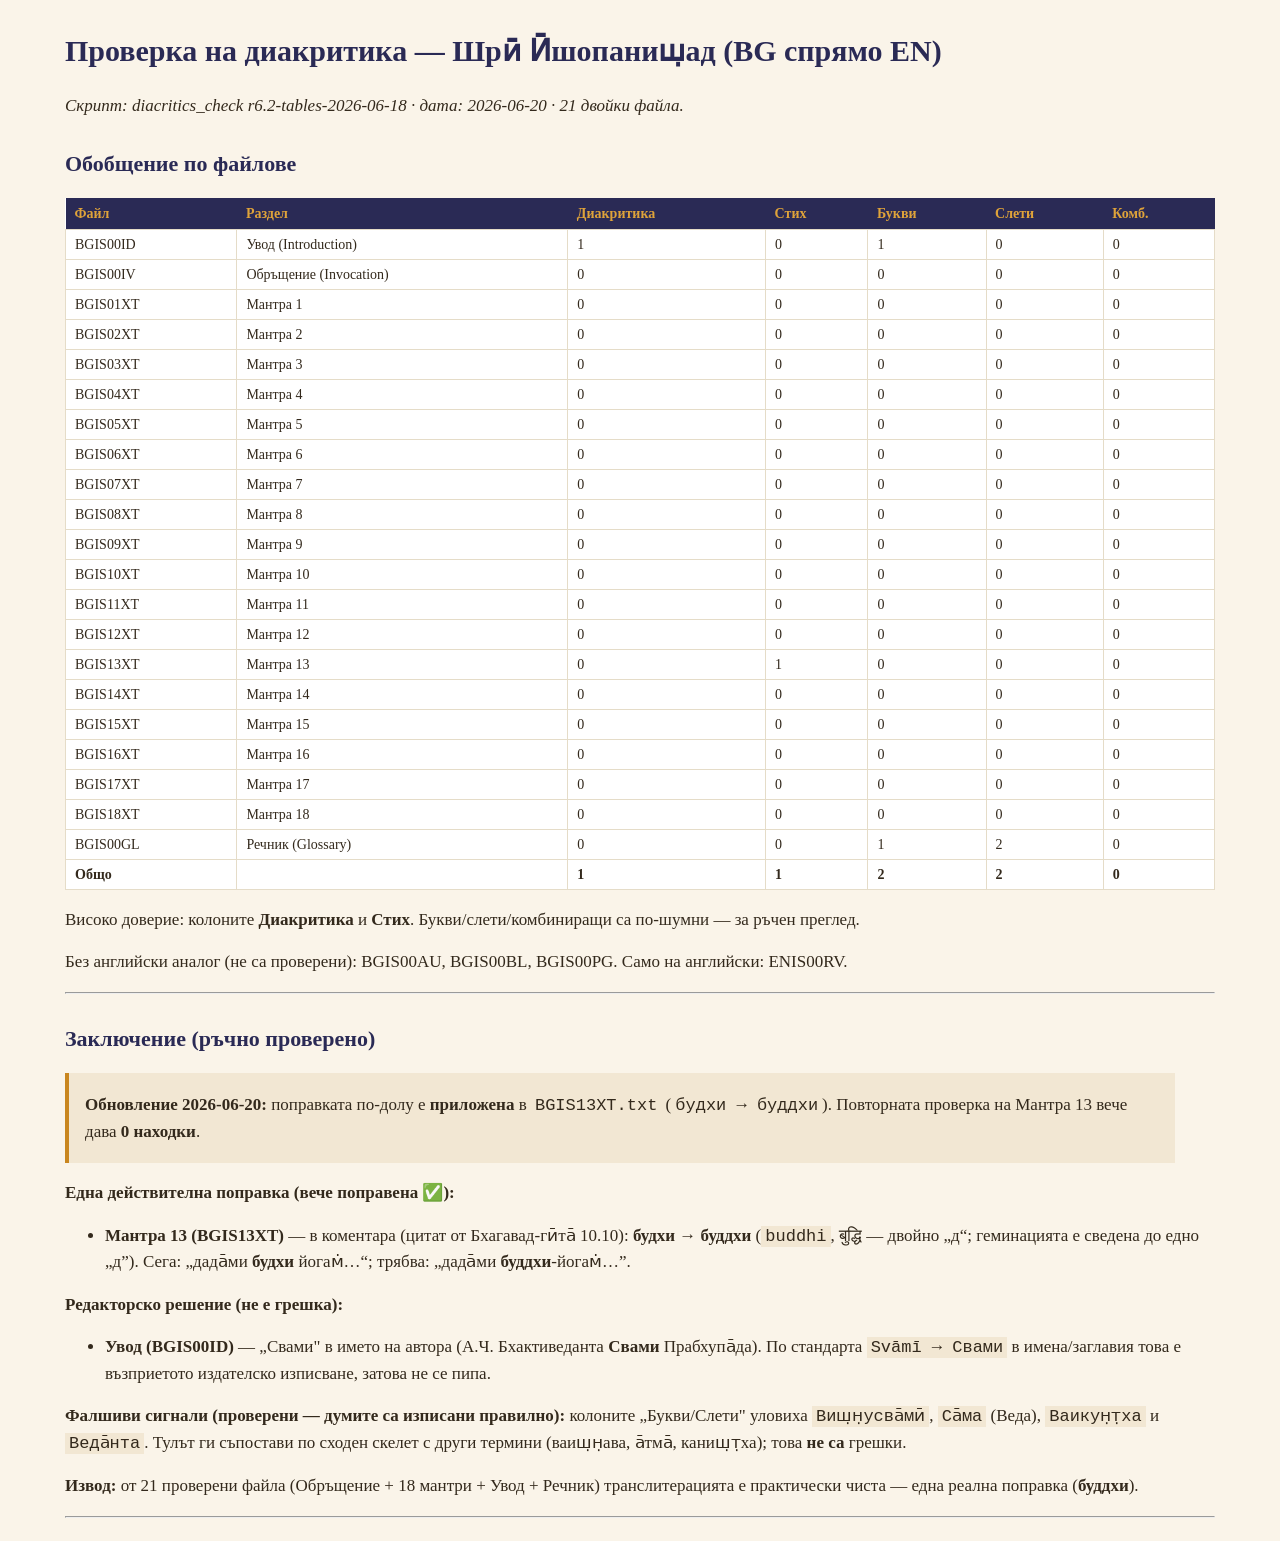
<file: files/qa-report-sample.html>
<!DOCTYPE html>
<html xmlns="http://www.w3.org/1999/xhtml" lang="" xml:lang="">
<head>
  <meta charset="utf-8" />
  <meta name="generator" content="pandoc" />
  <meta name="viewport" content="width=device-width, initial-scale=1.0, user-scalable=yes" />
  <title>qa-cut</title>
  <style>
    code{white-space: pre-wrap;}
    span.smallcaps{font-variant: small-caps;}
    span.underline{text-decoration: underline;}
    div.column{display: inline-block; vertical-align: top; width: 50%;}
    div.hanging-indent{margin-left: 1.5em; text-indent: -1.5em;}
    ul.task-list{list-style: none;}
  </style>
  <link rel="stylesheet" href="qa.css" />
</head>
<body>
<h1 id="проверка-на-диакритика-шрӣ-ӣшопанишад-bg-спрямо-en">Проверка на диакритика — Шрӣ Ӣшопаниш̣ад (BG спрямо EN)</h1>
<p><em>Скрипт: diacritics_check r6.2-tables-2026-06-18 · дата: 2026-06-20 · 21 двойки файла.</em></p>
<h2 id="обобщение-по-файлове">Обобщение по файлове</h2>
<table>
<thead>
<tr class="header">
<th>Файл</th>
<th>Раздел</th>
<th>Диакритика</th>
<th>Стих</th>
<th>Букви</th>
<th>Слети</th>
<th>Комб.</th>
</tr>
</thead>
<tbody>
<tr class="odd">
<td>BGIS00ID</td>
<td>Увод (Introduction)</td>
<td>1</td>
<td>0</td>
<td>1</td>
<td>0</td>
<td>0</td>
</tr>
<tr class="even">
<td>BGIS00IV</td>
<td>Обръщение (Invocation)</td>
<td>0</td>
<td>0</td>
<td>0</td>
<td>0</td>
<td>0</td>
</tr>
<tr class="odd">
<td>BGIS01XT</td>
<td>Мантра 1</td>
<td>0</td>
<td>0</td>
<td>0</td>
<td>0</td>
<td>0</td>
</tr>
<tr class="even">
<td>BGIS02XT</td>
<td>Мантра 2</td>
<td>0</td>
<td>0</td>
<td>0</td>
<td>0</td>
<td>0</td>
</tr>
<tr class="odd">
<td>BGIS03XT</td>
<td>Мантра 3</td>
<td>0</td>
<td>0</td>
<td>0</td>
<td>0</td>
<td>0</td>
</tr>
<tr class="even">
<td>BGIS04XT</td>
<td>Мантра 4</td>
<td>0</td>
<td>0</td>
<td>0</td>
<td>0</td>
<td>0</td>
</tr>
<tr class="odd">
<td>BGIS05XT</td>
<td>Мантра 5</td>
<td>0</td>
<td>0</td>
<td>0</td>
<td>0</td>
<td>0</td>
</tr>
<tr class="even">
<td>BGIS06XT</td>
<td>Мантра 6</td>
<td>0</td>
<td>0</td>
<td>0</td>
<td>0</td>
<td>0</td>
</tr>
<tr class="odd">
<td>BGIS07XT</td>
<td>Мантра 7</td>
<td>0</td>
<td>0</td>
<td>0</td>
<td>0</td>
<td>0</td>
</tr>
<tr class="even">
<td>BGIS08XT</td>
<td>Мантра 8</td>
<td>0</td>
<td>0</td>
<td>0</td>
<td>0</td>
<td>0</td>
</tr>
<tr class="odd">
<td>BGIS09XT</td>
<td>Мантра 9</td>
<td>0</td>
<td>0</td>
<td>0</td>
<td>0</td>
<td>0</td>
</tr>
<tr class="even">
<td>BGIS10XT</td>
<td>Мантра 10</td>
<td>0</td>
<td>0</td>
<td>0</td>
<td>0</td>
<td>0</td>
</tr>
<tr class="odd">
<td>BGIS11XT</td>
<td>Мантра 11</td>
<td>0</td>
<td>0</td>
<td>0</td>
<td>0</td>
<td>0</td>
</tr>
<tr class="even">
<td>BGIS12XT</td>
<td>Мантра 12</td>
<td>0</td>
<td>0</td>
<td>0</td>
<td>0</td>
<td>0</td>
</tr>
<tr class="odd">
<td>BGIS13XT</td>
<td>Мантра 13</td>
<td>0</td>
<td>1</td>
<td>0</td>
<td>0</td>
<td>0</td>
</tr>
<tr class="even">
<td>BGIS14XT</td>
<td>Мантра 14</td>
<td>0</td>
<td>0</td>
<td>0</td>
<td>0</td>
<td>0</td>
</tr>
<tr class="odd">
<td>BGIS15XT</td>
<td>Мантра 15</td>
<td>0</td>
<td>0</td>
<td>0</td>
<td>0</td>
<td>0</td>
</tr>
<tr class="even">
<td>BGIS16XT</td>
<td>Мантра 16</td>
<td>0</td>
<td>0</td>
<td>0</td>
<td>0</td>
<td>0</td>
</tr>
<tr class="odd">
<td>BGIS17XT</td>
<td>Мантра 17</td>
<td>0</td>
<td>0</td>
<td>0</td>
<td>0</td>
<td>0</td>
</tr>
<tr class="even">
<td>BGIS18XT</td>
<td>Мантра 18</td>
<td>0</td>
<td>0</td>
<td>0</td>
<td>0</td>
<td>0</td>
</tr>
<tr class="odd">
<td>BGIS00GL</td>
<td>Речник (Glossary)</td>
<td>0</td>
<td>0</td>
<td>1</td>
<td>2</td>
<td>0</td>
</tr>
<tr class="even">
<td><strong>Общо</strong></td>
<td></td>
<td><strong>1</strong></td>
<td><strong>1</strong></td>
<td><strong>2</strong></td>
<td><strong>2</strong></td>
<td><strong>0</strong></td>
</tr>
</tbody>
</table>
<p>Високо доверие: колоните <strong>Диакритика</strong> и <strong>Стих</strong>. Букви/слети/комбиниращи са по-шумни — за ръчен преглед.</p>
<p>Без английски аналог (не са проверени): BGIS00AU, BGIS00BL, BGIS00PG. Само на английски: ENIS00RV.</p>
<hr />
<h2 id="заключение-ръчно-проверено">Заключение (ръчно проверено)</h2>
<blockquote>
<p><strong>Обновление 2026-06-20:</strong> поправката по-долу е <strong>приложена</strong> в <code>BGIS13XT.txt</code> (<code>будхи → буддхи</code>). Повторната проверка на Мантра 13 вече дава <strong>0 находки</strong>.</p>
</blockquote>
<p><strong>Една действителна поправка (вече поправена ✅):</strong></p>
<ul>
<li><strong>Мантра 13 (BGIS13XT)</strong> — в коментара (цитат от Бхагавад-гӣта̄ 10.10): <strong>будхи → буддхи</strong> (<code>buddhi</code>, बुद्धि — двойно „д“; геминацията е сведена до едно „д”). Сега: „дада̄ми <strong>будхи</strong> йогам̇…“; трябва: „дада̄ми <strong>буддхи</strong>-йогам̇…”.</li>
</ul>
<p><strong>Редакторско решение (не е грешка):</strong></p>
<ul>
<li><strong>Увод (BGIS00ID)</strong> — „Свами" в името на автора (А.Ч. Бхактиведанта <strong>Свами</strong> Прабхупа̄да). По стандарта <code>Svāmī → Свами</code> в имена/заглавия това е възприетото издателско изписване, затова не се пипа.</li>
</ul>
<p><strong>Фалшиви сигнали (проверени — думите са изписани правилно):</strong> колоните „Букви/Слети" уловиха <code>Виш̣н̣усва̄мӣ</code>, <code>Са̄ма</code> (Веда), <code>Ваикун̣т̣ха</code> и <code>Веда̄нта</code>. Тулът ги съпостави по сходен скелет с други термини (ваиш̣н̣ава, а̄тма̄, каниш̣т̣ха); това <strong>не са</strong> грешки.</p>
<p><strong>Извод:</strong> от 21 проверени файла (Обръщение + 18 мантри + Увод + Речник) транслитерацията е практически чиста — една реална поправка (<strong>буддхи</strong>).</p>
<hr />
</body>
</html>
</file>
<file: files/qa.css>
body{font-family:Georgia,'Times New Roman',serif;background:#FAF4E9;color:#33291C;max-width:1150px;margin:28px auto;padding:0 30px;font-size:17px;line-height:1.5}
h1{color:#2A2A55;font-size:30px} h2{color:#2A2A55;font-size:22px;margin-top:28px}
table{border-collapse:collapse;width:100%;font-size:14px;background:#fff}
th{background:#2A2A55;color:#DFA33A;padding:5px 9px;text-align:left}
td{border:1px solid #E5DCC8;padding:4px 9px}
blockquote{border-left:4px solid #C9861F;margin-left:0;padding:2px 16px;background:#F2E7D3}
code{background:#F2E7D3;padding:1px 4px}
</file>
